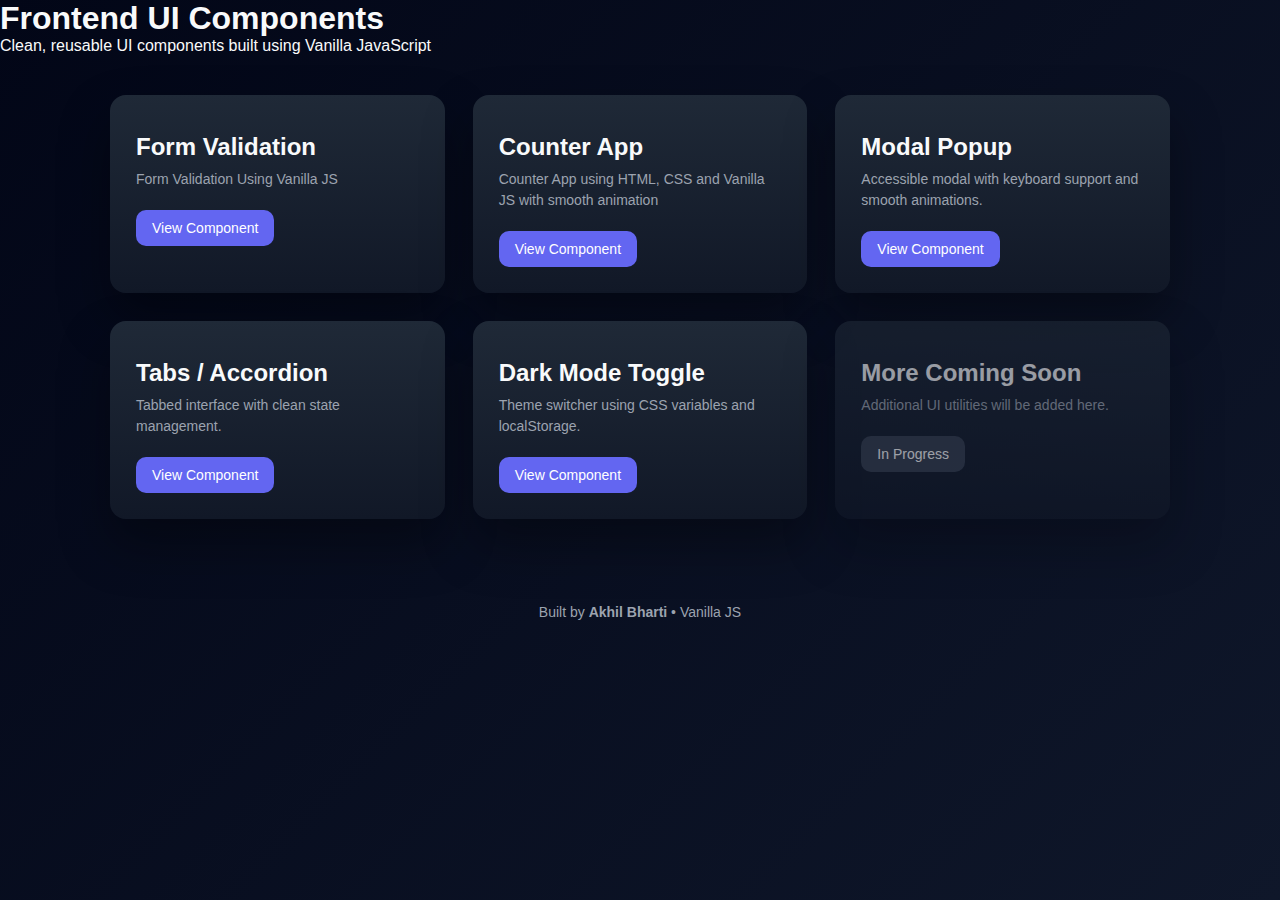
<file: index.html>
<!DOCTYPE html>
<html lang="en">
<head>
  <meta charset="UTF-8" />
  <meta name="viewport" content="width=device-width, initial-scale=1.0"/>
  <title>Frontend UI Components</title>
  <link rel="stylesheet" href="style.css" />
</head>
<body>

  <header>
    <h1>Frontend UI Components</h1>
    <p>Clean, reusable UI components built using Vanilla JavaScript</p>
  </header>

  <main class="grid">

    <div class="card">
      <h2>Form Validation</h2>
      <p>Form Validation Using Vanilla JS</p>
      <a href="./utilities/Form-Validation/index.html" class="btn">View Component</a>
    </div>

    <div class="card">
      <h2>Counter App</h2>
      <p>Counter App using HTML, CSS and Vanilla JS with smooth animation</p>
      <a href="./utilities/Counter-App/index.html" class="btn">View Component</a>
    </div>

    <div class="card">
      <h2>Modal Popup</h2>
      <p>Accessible modal with keyboard support and smooth animations.</p>
      <a href="./utilities/Modal PopUp/index.html" class="btn">View Component</a>
    </div>

    <div class="card">
      <h2>Tabs / Accordion</h2>
      <p>Tabbed interface with clean state management.</p>
      <a href="./utilities/Accordion/index.html" class="btn">View Component</a>
    </div>

    <div class="card">
      <h2>Dark Mode Toggle</h2>
      <p>Theme switcher using CSS variables and localStorage.</p>
      <a href="./utilities/Dark Mode Toggle/index.html" class="btn">View Component</a>
    </div>

    <!-- Future components -->
    <div class="card disabled">
      <h2>More Coming Soon</h2>
      <p>Additional UI utilities will be added here.</p>
      <span class="btn disabled-btn">In Progress</span>
    </div>

  </main>

  <footer>
    <p>Built by <strong>Akhil Bharti</strong> • Vanilla JS</p>
  </footer>

</body>
</html>
</file>
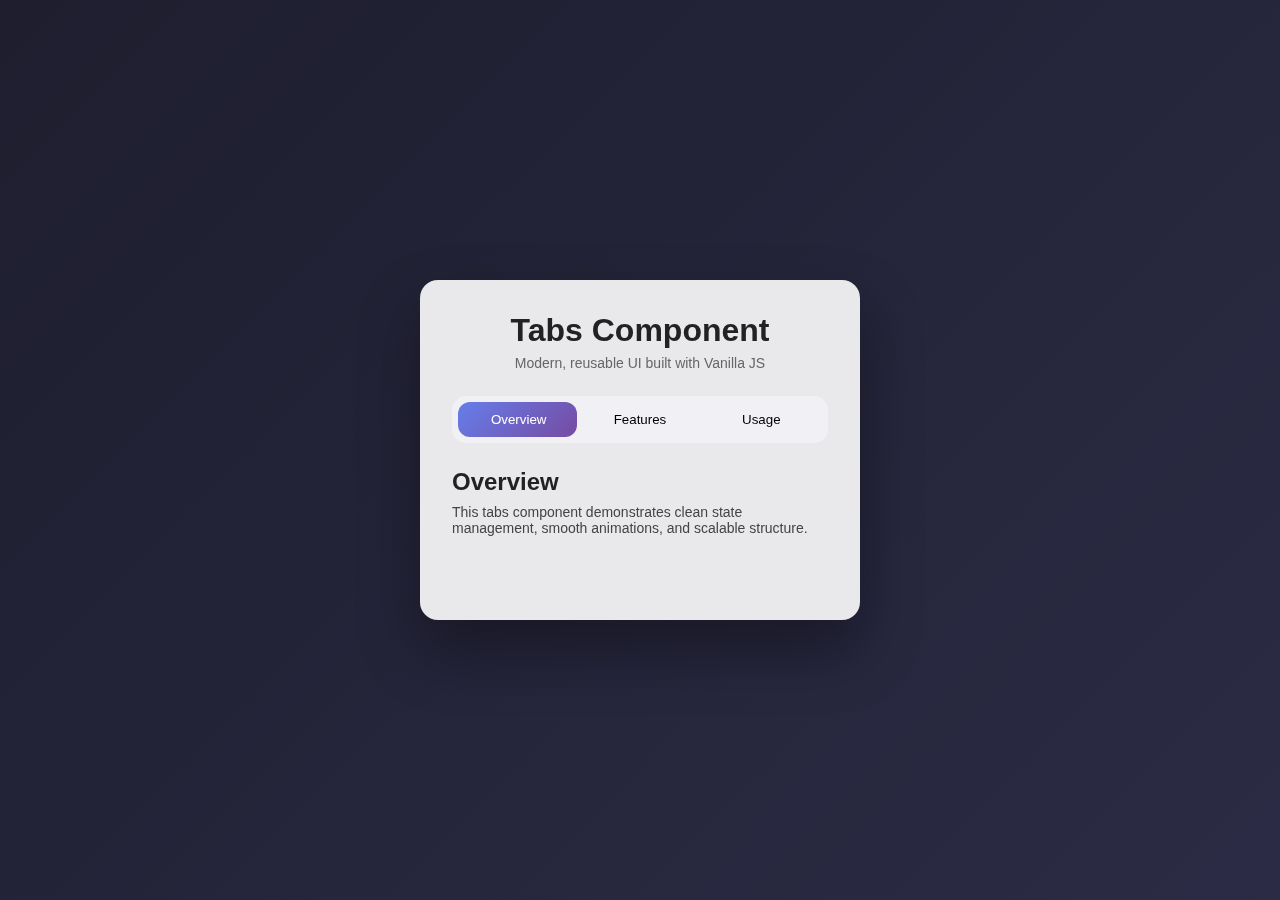
<file: utilities/Accordion/index.html>
<!DOCTYPE html>
<html lang="en">
<head>
  <meta charset="UTF-8" />
  <meta name="viewport" content="width=device-width, initial-scale=1.0"/>
  <title>Tabs Component</title>
  <link rel="stylesheet" href="style.css" />
</head>
<body>

  <div class="tabs-card">
    <h1>Tabs Component</h1>
    <p class="subtitle">Modern, reusable UI built with Vanilla JS</p>

    <div class="tabs">
      <span class="indicator"></span>
      <button class="tab active" data-tab="1">Overview</button>
      <button class="tab" data-tab="2">Features</button>
      <button class="tab" data-tab="3">Usage</button>
    </div>

    <div class="contents">
      <div class="content active" data-content="1">
        <h2>Overview</h2>
        <p>
          This tabs component demonstrates clean state management,
          smooth animations, and scalable structure.
        </p>
      </div>

      <div class="content" data-content="2">
        <h2>Features</h2>
        <ul>
          <li>Single active tab</li>
          <li>Animated indicator</li>
          <li>Minimal JavaScript</li>
        </ul>
      </div>

      <div class="content" data-content="3">
        <h2>Usage</h2>
        <p>
          Easily integrate this component into dashboards,
          settings panels, or product pages.
        </p>
      </div>
    </div>
  </div>

  <script src="script.js"></script>
</body>
</html>
</file>
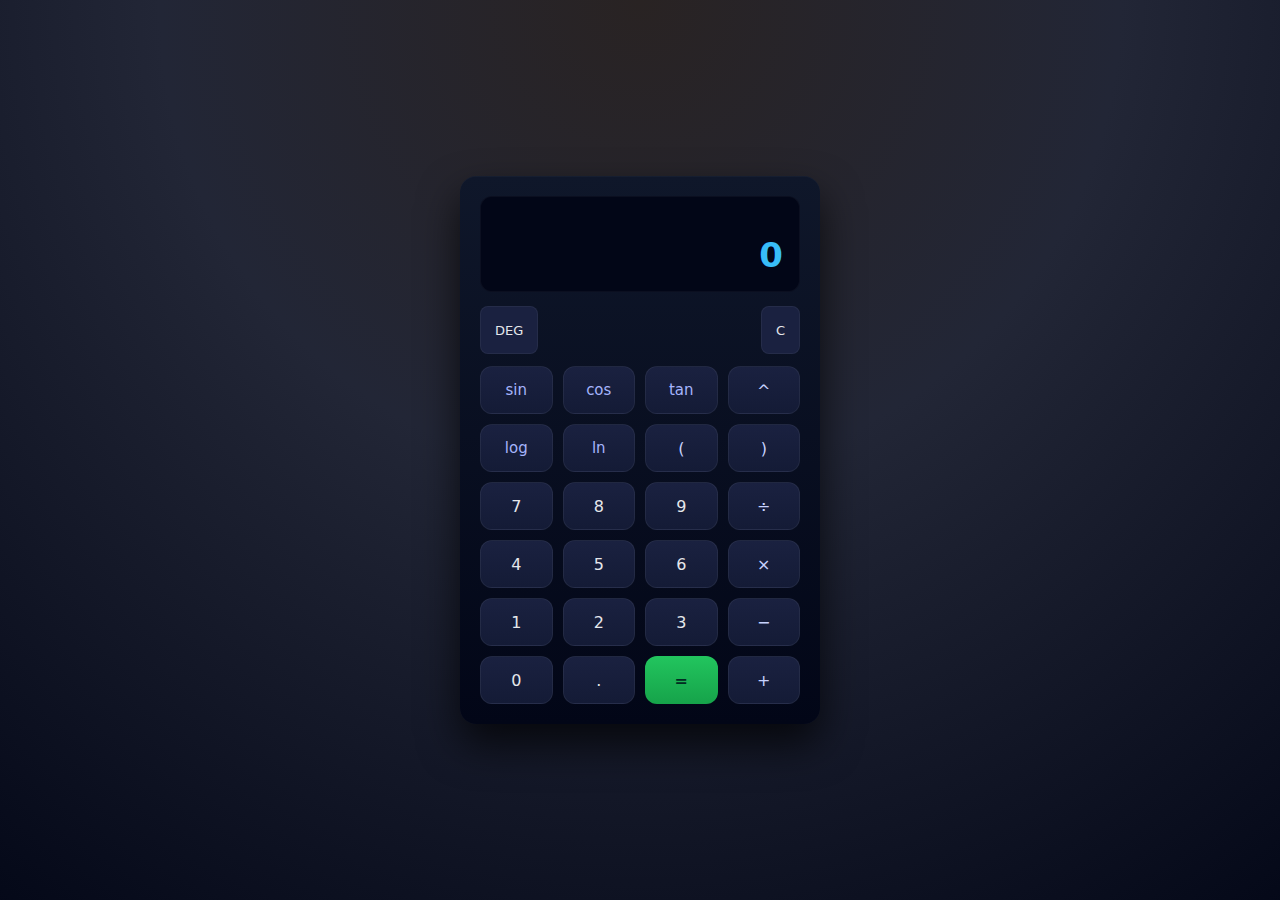
<file: utilities/Calculator/index.html>
<!DOCTYPE html>
<html lang="en">
<head>
  <meta charset="UTF-8" />
  <title>Scientific Calculator</title>
  <meta name="viewport" content="width=device-width, initial-scale=1.0"/>
  <link rel="stylesheet" href="style.css">
</head>
<body>

<div class="calculator">
  <div class="display">
    <div id="expression"></div>
    <div id="result">0</div>
  </div>

  <div class="top">
    <button id="angleBtn">DEG</button>
    <button id="clearBtn">C</button>
  </div>

  <div class="keys">
    <button data-fn="sin">sin</button>
    <button data-fn="cos">cos</button>
    <button data-fn="tan">tan</button>
    <button data-op="^">^</button>

    <button data-fn="log">log</button>
    <button data-fn="ln">ln</button>
    <button data-op="(">(</button>
    <button data-op=")">)</button>

    <button data-num="7">7</button>
    <button data-num="8">8</button>
    <button data-num="9">9</button>
    <button data-op="/">÷</button>

    <button data-num="4">4</button>
    <button data-num="5">5</button>
    <button data-num="6">6</button>
    <button data-op="*">×</button>

    <button data-num="1">1</button>
    <button data-num="2">2</button>
    <button data-num="3">3</button>
    <button data-op="-">−</button>

    <button data-num="0">0</button>
    <button data-num=".">.</button>
    <button id="equals">=</button>
    <button data-op="+">+</button>
  </div>
</div>

<script src="script.js"></script>
</body>
</html>
</file>
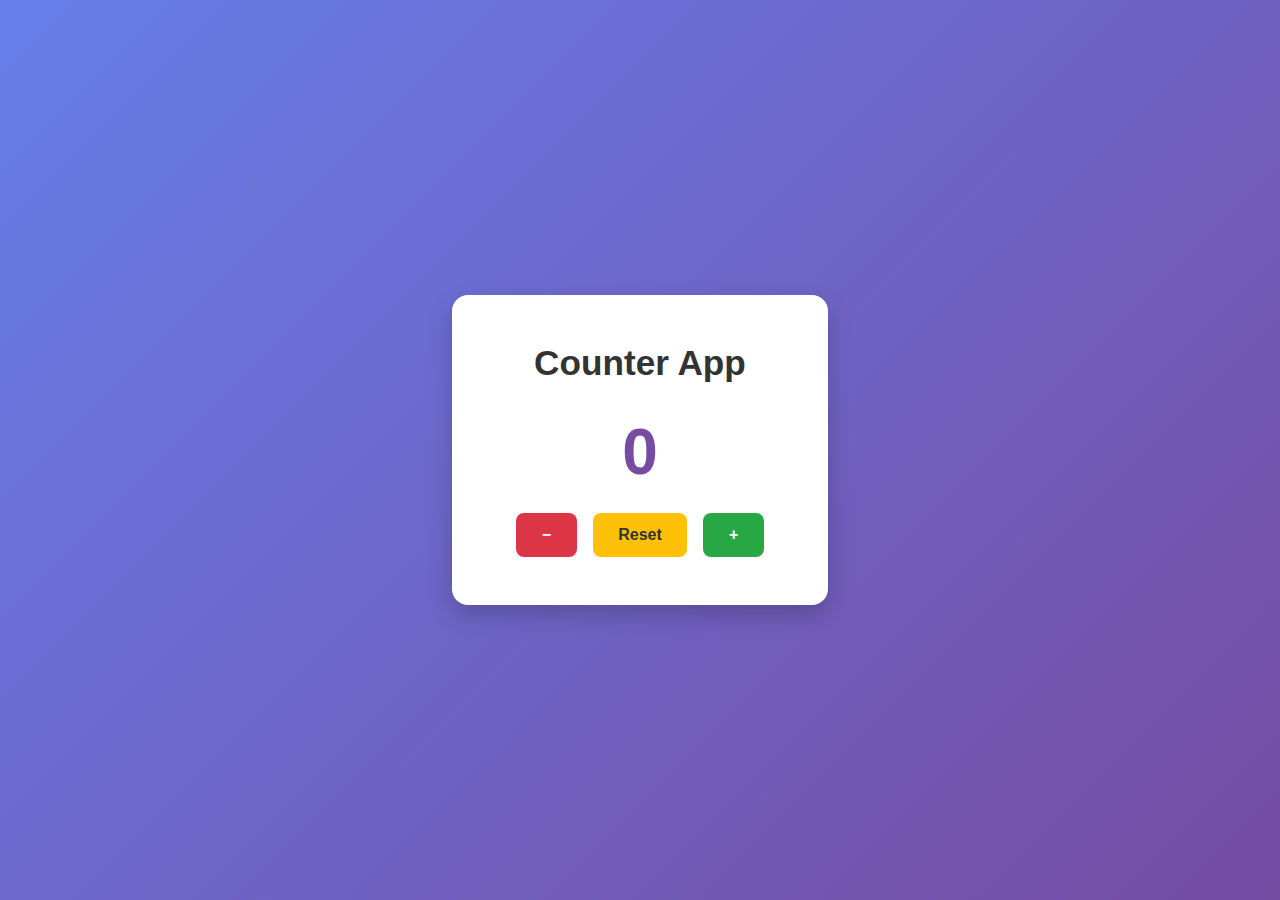
<file: utilities/Counter-App/index.html>
<!DOCTYPE html>
<html lang="en">
  <head>
    <meta charset="UTF-8" />
    <meta name="viewport" content="width=device-width, initial-scale=1.0" />
    <title>Counter App</title>
    <style>
      * {
        margin: 0;
        padding: 0;
        box-sizing: border-box;
        font-family: "Poppins", sans-serif;
      }

      body {
        height: 100vh;
        display: flex;
        align-items: center;
        justify-content: center;
        background: linear-gradient(135deg, #667eea, #764ba2);
      }

      .container {
        background: #fff;
        padding: 3rem 4rem;
        border-radius: 1rem;
        text-align: center;
        box-shadow: 0 10px 25px rgba(0, 0, 0, 0.2);
        transition: transform 0.3s ease;
      }

      .container:hover {
        transform: translateY(-5px);
      }

      h1 {
        font-size: 2.2rem;
        color: #333;
        margin-bottom: 2rem;
      }

      .counter-value {
        font-size: 4rem;
        font-weight: bold;
        color: #764ba2;
        margin-bottom: 1.5rem;
        transition: all 0.2s ease;
      }

      .btn-group {
        display: flex;
        gap: 1rem;
        justify-content: center;
      }

      button {
        padding: 0.8rem 1.6rem;
        font-size: 1rem;
        font-weight: 600;
        border: none;
        border-radius: 8px;
        cursor: pointer;
        transition: all 0.2s ease;
      }

      .increment {
        background: #28a745;
        color: white;
      }

      .decrement {
        background: #dc3545;
        color: white;
      }

      .reset {
        background: #ffc107;
        color: #333;
      }

      button:hover {
        opacity: 0.85;
        transform: scale(1.05);
      }

      .disabled {
        opacity: 0.5;
        cursor: not-allowed;
        transform: none;
      }
    </style>
  </head>
  <body>
    <div class="container">
      <h1>Counter App</h1>
      <div class="counter-value" id="counter">0</div>

      <div class="btn-group">
        <button class="decrement" id="decrement">−</button>
        <button class="reset" id="reset">Reset</button>
        <button class="increment" id="increment">+</button>
      </div>
    </div>

    <script src="script.js">
      
    </script>
  </body>
</html>
</file>
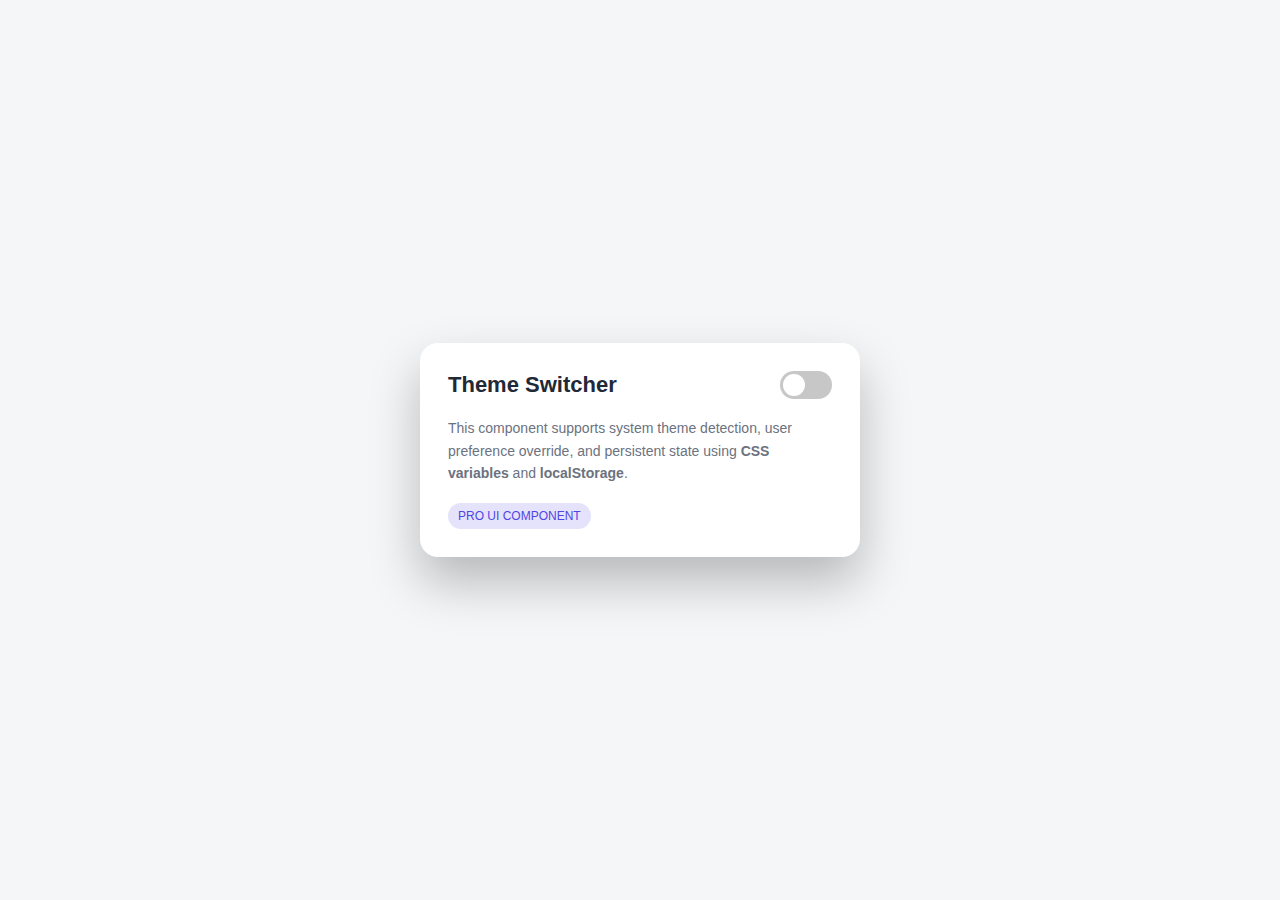
<file: utilities/Dark Mode Toggle/index.html>
<!DOCTYPE html>
<html lang="en">
<head>
  <meta charset="UTF-8" />
  <meta name="viewport" content="width=device-width, initial-scale=1.0"/>
  <title>Dark Mode Toggle</title>
  <link rel="stylesheet" href="style.css" />
</head>
<body>

  <div class="card">
    <div class="top">
      <h1>Theme Switcher</h1>

      <!-- Toggle Switch -->
      <label class="switch">
        <input type="checkbox" id="themeToggle" />
        <span class="slider"></span>
      </label>
    </div>

    <p>
      This component supports system theme detection, user preference override,
      and persistent state using <strong>CSS variables</strong> and
      <strong>localStorage</strong>.
    </p>

    <div class="badge">PRO UI COMPONENT</div>
  </div>

  <script src="script.js"></script>
</body>
</html>
</file>
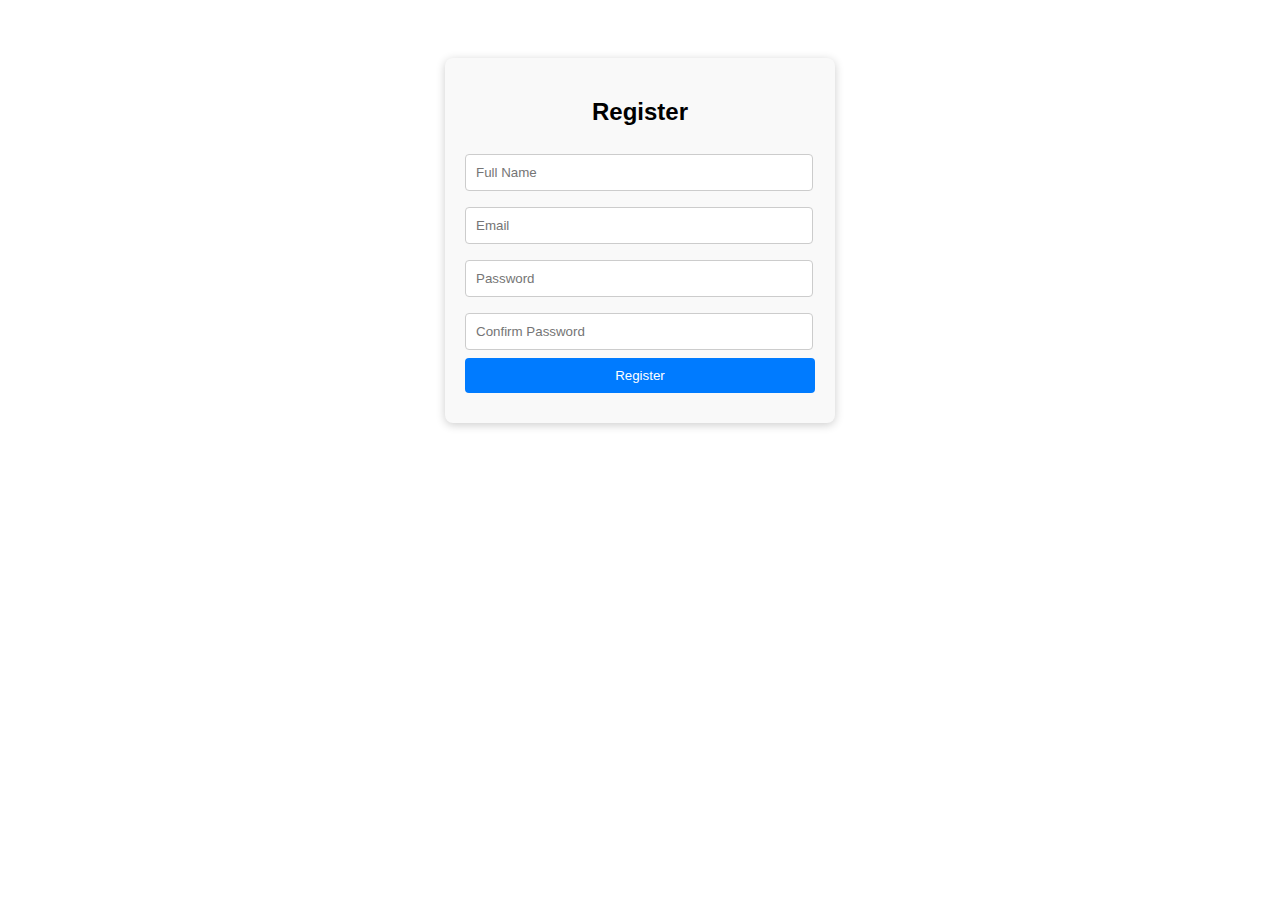
<file: utilities/Form-Validation/index.html>
<!DOCTYPE html>
<html lang="en">
  <head>
    <meta charset="UTF-8" />
    <meta name="viewport" content="width=device-width, initial-scale=1.0" />
    <title>Form Validation</title>
    <style>
      body {
        font-family: Arial;
        display: flex;
        justify-content: center;
        padding: 50px;
      }
      form {
        background: #f9f9f9;
        padding: 20px;
        border-radius: 8px;
        width: 350px;
        box-shadow: 0 2px 10px rgba(0, 0, 0, 0.2);
      }
      input {
        width: 93%;
        padding: 10px;
        margin: 8px 0;
        border-radius: 4px;
        border: 1px solid #ccc;
      }
      input.valid {
        border-color: green;
      }
      input.invalid {
        border-color: red;
      }
      .error {
        color: red;
        font-size: 0.9em;
      }
      .success {
        color: green;
        font-size: 1em;
        text-align: center;
        margin-top: 10px;
      }
      button {
        width: 100%;
        padding: 10px;
        background: #007bff;
        color: #fff;
        border: none;
        border-radius: 4px;
        cursor: pointer;
      }
      button:hover {
        background: #0056b3;
      }
    </style>
  </head>
  <body>
    <form id="form" novalidate>
      <h2 style="text-align: center">Register</h2>
      <input type="text" id="name" placeholder="Full Name" />
      <div class="error" id="nameError"></div>

      <input type="email" name="email" id="email" placeholder="Email" />
      <div class="error" id="emailError"></div>

      <input
        type="password"
        name="password"
        id="password"
        placeholder="Password"
      />
      <div class="error" id="passwordError"></div>

      <input
        type="password"
        name="confirm"
        id="confirm"
        placeholder="Confirm Password"
      />
      <div class="error" id="confirmError"></div>

      <button type="submit">Register</button>
      <div class="success" id="successMsg"></div>
    </form>

    <script src="script.js"></script>
  </body>
</html>
</file>
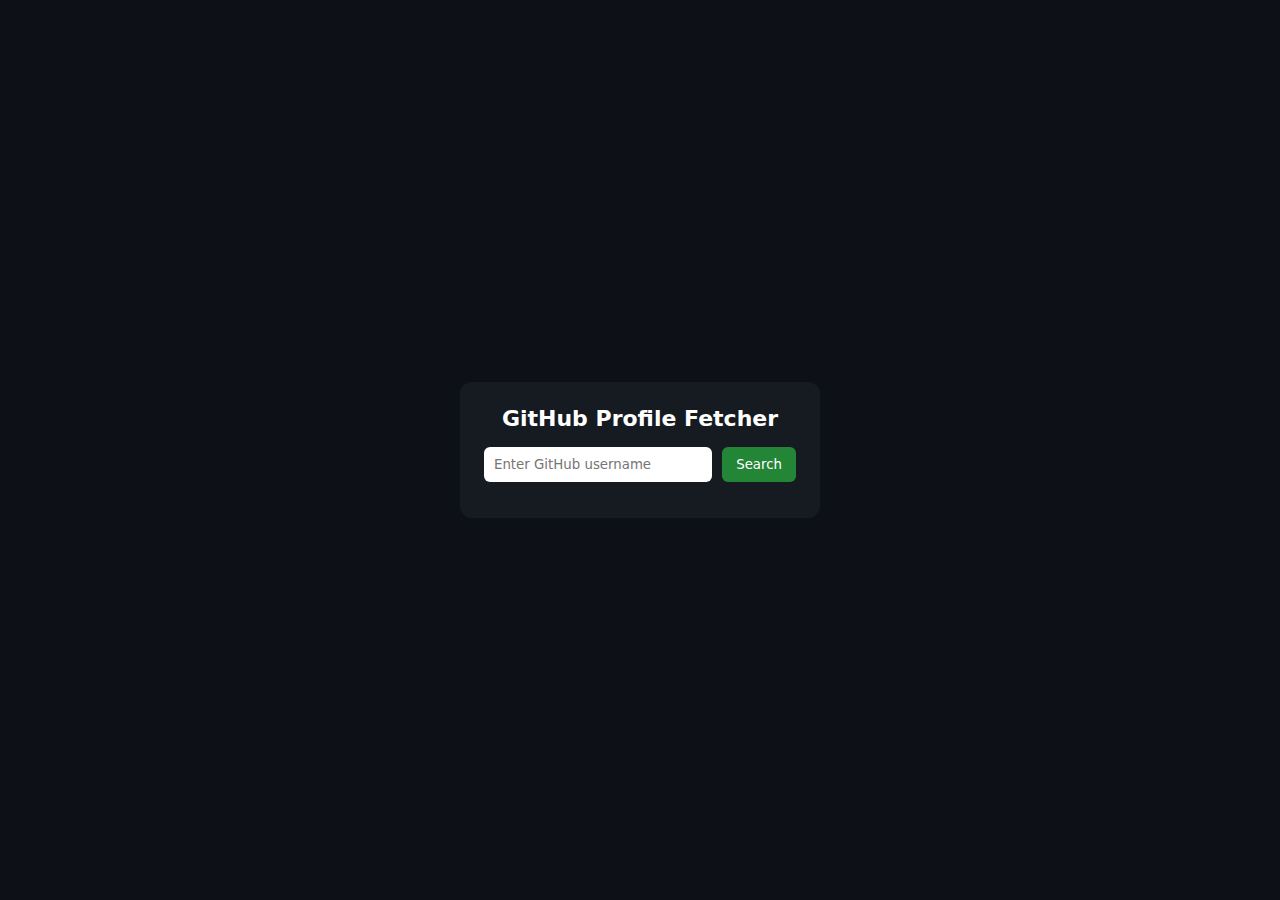
<file: utilities/GitHub-Profile-Fetcher/index.html>
<!DOCTYPE html>
<html lang="en">
<head>
  <meta charset="UTF-8" />
  <meta name="viewport" content="width=device-width, initial-scale=1.0" />
  <title>GitHub Profile Fetcher</title>
  <link rel="stylesheet" href="style.css" />
</head>
<body>

  <main class="container">
    <h1>GitHub Profile Fetcher</h1>

    <section class="search-box">
      <input 
        type="text" 
        id="username" 
        placeholder="Enter GitHub username" 
        aria-label="GitHub Username"
      />
      <button id="searchBtn">Search</button>
    </section>

    <p id="error" role="alert"></p>

    <section id="profile"></section>
  </main>

  <script src="script.js"></script>
</body>
</html>
</file>
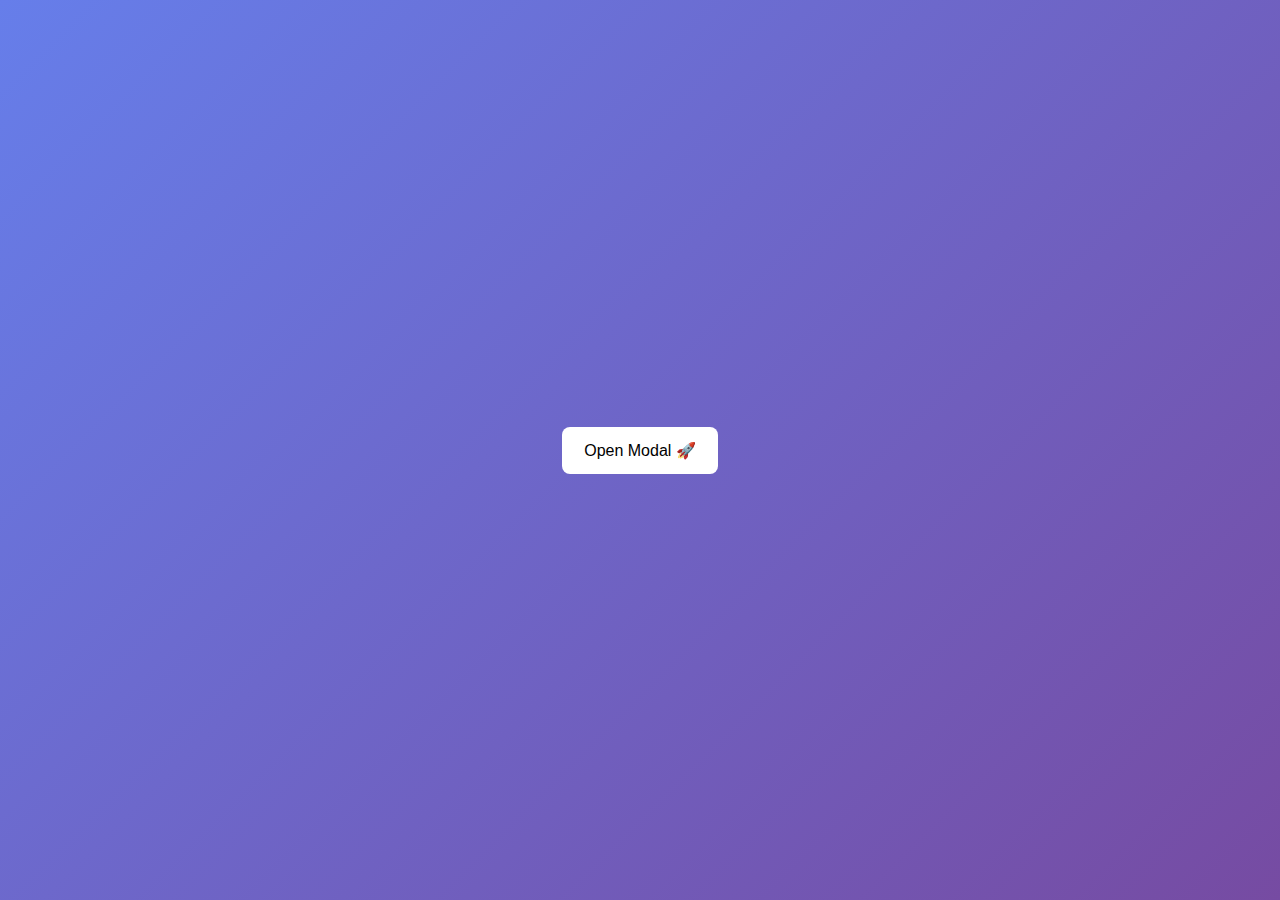
<file: utilities/Modal PopUp/index.html>
<!DOCTYPE html>
<html lang="en">
<head>
  <meta charset="UTF-8" />
  <meta name="viewport" content="width=device-width, initial-scale=1.0"/>
  <title>Modern Modal Popup</title>
  <link rel="stylesheet" href="style.css" />
</head>
<body>

  <button id="openModalBtn" class="primary-btn">
    Open Modal 🚀
  </button>

  <!-- Overlay -->
  <div class="overlay" id="overlay" aria-hidden="true">
    <!-- Modal -->
    <div class="modal" role="dialog" aria-modal="true">
      <h2>Welcome 👋</h2>
      <p>
        This modal is built using pure HTML, CSS & JavaScript with accessibility
        and clean UI in mind.
      </p>
      <button id="closeModalBtn" class="secondary-btn">
        Close
      </button>
    </div>
  </div>

  <script src="script.js"></script>
</body>
</html>
</file>
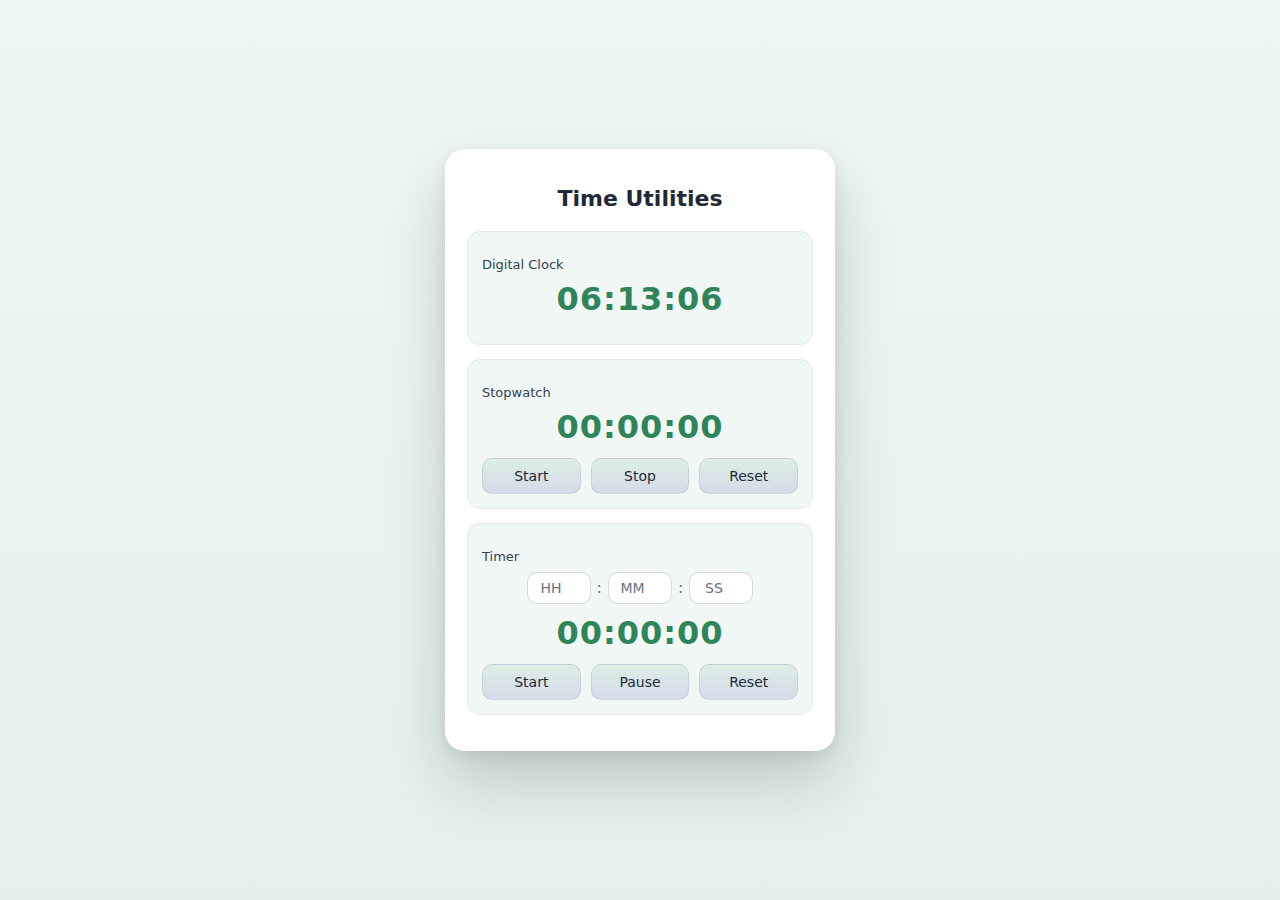
<file: utilities/Timer-Utilities/index.html>
<!DOCTYPE html>
<html lang="en">
  <head>
    <meta charset="UTF-8" />
    <title>Time Utilities</title>
    <meta name="viewport" content="width=device-width, initial-scale=1.0" />
    <link rel="stylesheet" href="style.css" />
  </head>
  <body>
    <div class="app">
      <h1>Time Utilities</h1>

      <!-- DIGITAL CLOCK -->
      <section class="card">
        <h2>Digital Clock</h2>
        <div id="clock" class="time-display">00:00:00</div>
      </section>

      <!-- STOPWATCH -->
      <section class="card">
        <h2>Stopwatch</h2>
        <div id="stopwatch" class="time-display">00:00:00</div>
        <div class="controls">
          <button id="swStart">Start</button>
          <button id="swStop">Stop</button>
          <button id="swReset">Reset</button>
        </div>
      </section>

      <!-- TIMER -->
      <section class="card">
        <h2>Timer</h2>

        <div class="timer-inputs">
          <input type="number" id="hrInput" placeholder="HH" min="0" />
          <span>:</span>
          <input type="number" id="minInput" placeholder="MM" min="0" />
          <span>:</span>
          <input
            type="number"
            id="secInput"
            placeholder="SS"
            min="0"
            max="59"
          />
        </div>

        <div id="timer" class="time-display">00:00:00</div>

        <div class="controls">
          <button id="tStart">Start</button>
          <button id="tPause">Pause</button>
          <button id="tReset">Reset</button>
        </div>
      </section>
    </div>

    <script src="script.js"></script>
  </body>
</html>
</file>
<file: style.css>
/* =====================
   DESIGN TOKENS
===================== */
:root {
  --bg: #0f172a;
  --surface: #111827;
  --card: #1f2937;
  --text: #f9fafb;
  --muted: #9ca3af;
  --accent: #6366f1;
  --radius: 16px;
}

/* =====================
   RESET
===================== */
* {
  margin: 0;
  padding: 0;
  box-sizing: border-box;
  font-family: "Inter", "Segoe UI", sans-serif;
}

body {
  background: linear-gradient(135deg, #020617, #0f172a);
  color: var(--text);
  min-height: 100vh;
}

/* =====================
   HERO
===================== */
.hero {
  text-align: center;
  padding: 70px 20px 50px;
}

.hero h1 {
  font-size: 42px;
  margin-bottom: 12px;
}

.hero p {
  max-width: 640px;
  margin: auto;
  font-size: 16px;
  color: var(--muted);
}

/* =====================
   GRID
===================== */
.grid {
  max-width: 1100px;
  margin: auto;
  padding: 40px 20px 60px;
  display: grid;
  grid-template-columns: repeat(auto-fit, minmax(260px, 1fr));
  gap: 28px;
}

/* =====================
   CARD
===================== */
.card {
  background: linear-gradient(180deg, var(--card), var(--surface));
  padding: 26px;
  border-radius: var(--radius);
  box-shadow: 0 25px 50px rgba(0,0,0,0.35);
  transition: transform 0.35s ease, box-shadow 0.35s ease;
}

.card:hover {
  transform: translateY(-8px);
  box-shadow: 0 40px 80px rgba(0,0,0,0.5);
}

.card h2 {
  margin: 12px 0 8px;
}

.card p {
  font-size: 14px;
  color: var(--muted);
  margin-bottom: 20px;
  line-height: 1.5;
}

/* =====================
   TAG
===================== */
.tag {
  display: inline-block;
  font-size: 12px;
  padding: 4px 10px;
  border-radius: 999px;
  background: rgba(99,102,241,0.15);
  color: var(--accent);
}

.tag.muted {
  background: rgba(255,255,255,0.1);
  color: var(--muted);
}

/* =====================
   BUTTON
===================== */
.btn {
  display: inline-block;
  padding: 10px 16px;
  border-radius: 10px;
  background: var(--accent);
  color: white;
  text-decoration: none;
  font-size: 14px;
  transition: background 0.3s ease;
}

.btn:hover {
  background: #4f46e5;
}

.disabled {
  opacity: 0.6;
}

.disabled-btn {
  background: #374151;
  cursor: not-allowed;
}

/* =====================
   FOOTER
===================== */
footer {
  text-align: center;
  padding: 25px;
  font-size: 14px;
  color: var(--muted);
}

/* :end */
</file>
<file: utilities/Accordion/style.css>
* {
  margin: 0;
  padding: 0;
  box-sizing: border-box;
  font-family: "Segoe UI", sans-serif;
}

body {
  min-height: 100vh;
  background: linear-gradient(135deg, #1e1e2f, #2b2b45);
  display: flex;
  justify-content: center;
  align-items: center;
  color: #222;
}

/* Card */
.tabs-card {
  width: 440px;
  padding: 32px;
  border-radius: 18px;
  background: rgba(255, 255, 255, 0.9);
  backdrop-filter: blur(10px);
  box-shadow: 0 30px 60px rgba(0,0,0,0.35);
}

.tabs-card h1 {
  text-align: center;
  margin-bottom: 6px;
}

.subtitle {
  text-align: center;
  font-size: 14px;
  color: #666;
  margin-bottom: 25px;
}

/* Tabs */
.tabs {
  position: relative;
  display: flex;
  background: #f1f1f5;
  padding: 6px;
  border-radius: 14px;
  margin-bottom: 25px;
}

.tab {
  flex: 1;
  border: none;
  background: transparent;
  padding: 10px;
  cursor: pointer;
  z-index: 1;
  font-weight: 500;
  transition: color 0.3s ease;
}

.tab.active {
  color: white;
}

/* Sliding indicator */
.indicator {
  position: absolute;
  top: 6px;
  left: 6px;
  width: calc(33.333% - 6px);
  height: calc(100% - 12px);
  background: linear-gradient(135deg, #667eea, #764ba2);
  border-radius: 12px;
  transition: transform 0.35s ease;
}

/* Content */
.contents {
  min-height: 120px;
}

.content {
  display: none;
  animation: fadeUp 0.35s ease;
}

.content.active {
  display: block;
}

.content h2 {
  margin-bottom: 8px;
}

.content p,
.content li {
  font-size: 14px;
  color: #444;
}

.content ul {
  padding-left: 18px;
}

/* Animation */
@keyframes fadeUp {
  from {
    opacity: 0;
    transform: translateY(8px);
  }
  to {
    opacity: 1;
    transform: translateY(0);
  }
}
</file>
<file: utilities/Calculator/style.css>
:root {
  --bg-main: #0b0f19;
  --bg-panel: #0f1629;
  --bg-key: #1a2140;
  --bg-key-hover: #222b55;
  --bg-accent: #2563eb;
  --bg-equals: #22c55e;

  --text-primary: #e5e7eb;
  --text-secondary: #94a3b8;
  --text-accent: #38bdf8;

  --radius-lg: 16px;
  --radius-md: 12px;
  --radius-sm: 8px;
}

* {
  box-sizing: border-box;
  font-family: Inter, system-ui, -apple-system, BlinkMacSystemFont, sans-serif;
}

body {
  margin: 0;
  height: 100vh;
  background: radial-gradient(1200px circle at top, #292323 0%, #222636 40%, #000414 100%);
  display: flex;
  align-items: center;
  justify-content: center;
}

/* ---------------- CONTAINER ---------------- */

.calculator {
  width: 360px;
  background: linear-gradient(180deg, #0f172a, #020617);
  border-radius: var(--radius-lg);
  padding: 20px;
  box-shadow:
    0 20px 40px rgba(0, 0, 0, 0.7),
    inset 0 1px 0 rgba(255, 255, 255, 0.03);
}

/* ---------------- DISPLAY ---------------- */

.display {
  background: linear-gradient(180deg, #020617, #020617);
  border-radius: var(--radius-md);
  padding: 16px;
  margin-bottom: 14px;
  text-align: right;
  border: 1px solid rgba(255, 255, 255, 0.04);
}

#expression {
  font-size: 14px;
  color: var(--text-secondary);
  min-height: 18px;
  letter-spacing: 0.3px;
}

#result {
  font-size: 34px;
  font-weight: 600;
  color: var(--text-accent);
  margin-top: 4px;
}

/* ---------------- TOP BAR ---------------- */

.top {
  display: flex;
  justify-content: space-between;
  margin-bottom: 12px;
}

.top button {
  background: var(--bg-key);
  color: var(--text-primary);
  border: 1px solid rgba(255, 255, 255, 0.05);
  padding: 6px 14px;
  border-radius: var(--radius-sm);
  cursor: pointer;
  font-size: 13px;
}

.top button:hover {
  background: var(--bg-key-hover);
}

/* ---------------- KEYS GRID ---------------- */

.keys {
  display: grid;
  grid-template-columns: repeat(4, 1fr);
  gap: 10px;
}

/* ---------------- BUTTONS ---------------- */

button {
  height: 48px;
  background: linear-gradient(180deg, var(--bg-key), #141b36);
  color: var(--text-primary);
  border: 1px solid rgba(255, 255, 255, 0.06);
  border-radius: var(--radius-md);
  font-size: 16px;
  cursor: pointer;
  transition: all 0.12s ease;
}

button:hover {
  background: linear-gradient(180deg, var(--bg-key-hover), #1c2450);
}

button:active {
  transform: translateY(1px);
}

/* ---------------- SPECIAL KEYS ---------------- */

[data-op] {
  color: #c7d2fe;
}

[data-fn] {
  color: #a5b4fc;
  font-size: 15px;
}

#equals {
  background: linear-gradient(180deg, var(--bg-equals), #16a34a);
  color: #022c22;
  font-weight: 600;
  border: none;
}

#equals:hover {
  filter: brightness(1.05);
}

/* ---------------- ACCESSIBILITY ---------------- */

button:focus-visible {
  outline: 2px solid var(--bg-accent);
  outline-offset: 2px;
}
</file>
<file: utilities/Dark Mode Toggle/style.css>
/* =====================
   DESIGN TOKENS
===================== */
:root {
  --bg: #f4f6f8;
  --card: #ffffff;
  --text: #1f2937;
  --muted: #6b7280;
  --accent: #4f46e5;
}

[data-theme="dark"] {
  --bg: #0f172a;
  --card: #1e293b;
  --text: #f8fafc;
  --muted: #94a3b8;
  --accent: #38bdf8;
}

/* =====================
   BASE
===================== */
* {
  margin: 0;
  padding: 0;
  box-sizing: border-box;
  font-family: "Inter", "Segoe UI", sans-serif;
}

body {
  min-height: 100vh;
  background: var(--bg);
  color: var(--text);
  display: flex;
  align-items: center;
  justify-content: center;
  transition: background 0.35s ease, color 0.35s ease;
}

/* =====================
   CARD
===================== */
.card {
  width: 440px;
  background: var(--card);
  padding: 28px;
  border-radius: 18px;
  box-shadow: 0 25px 50px rgba(0,0,0,0.25);
  transition: background 0.35s ease;
}

.top {
  display: flex;
  justify-content: space-between;
  align-items: center;
  margin-bottom: 18px;
}

h1 {
  font-size: 22px;
}

/* =====================
   TOGGLE SWITCH
===================== */
.switch {
  position: relative;
  width: 52px;
  height: 28px;
}

.switch input {
  opacity: 0;
  width: 0;
  height: 0;
}

.slider {
  position: absolute;
  inset: 0;
  background: #c7c7c7;
  border-radius: 999px;
  cursor: pointer;
  transition: background 0.3s ease;
}

.slider::before {
  content: "";
  position: absolute;
  height: 22px;
  width: 22px;
  left: 3px;
  top: 3px;
  background: white;
  border-radius: 50%;
  transition: transform 0.3s ease;
}

input:checked + .slider {
  background: var(--accent);
}

input:checked + .slider::before {
  transform: translateX(24px);
}

/* =====================
   TEXT
===================== */
p {
  font-size: 14px;
  color: var(--muted);
  line-height: 1.6;
}

.badge {
  margin-top: 18px;
  display: inline-block;
  padding: 6px 10px;
  font-size: 12px;
  border-radius: 999px;
  background: rgba(79,70,229,0.15);
  color: var(--accent);
}
</file>
<file: utilities/GitHub-Profile-Fetcher/style.css>
* {
  margin: 0;
  padding: 0;
  box-sizing: border-box;
  font-family: system-ui, sans-serif;
}

body {
  background: #0d1117;
  color: #ffffff;
  min-height: 100vh;
  display: flex;
  justify-content: center;
  align-items: center;
}

.container {
  width: 360px;
  background: #161b22;
  padding: 24px;
  border-radius: 12px;
  text-align: center;
}

h1 {
  margin-bottom: 16px;
  font-size: 22px;
}

.search-box {
  display: flex;
  gap: 10px;
}

input {
  flex: 1;
  padding: 10px;
  border-radius: 6px;
  border: none;
  outline: none;
}

button {
  padding: 10px 14px;
  border-radius: 6px;
  border: none;
  background: #238636;
  color: #fff;
  cursor: pointer;
}

button:hover {
  background: #2ea043;
}

#error {
  margin-top: 12px;
  color: #ff7b72;
}

#profile {
  margin-top: 20px;
  padding: 16px;
  border-radius: 10px;
  background: #0d1117;
  display: none;
}

#profile img {
  width: 110px;
  border-radius: 50%;
  margin-bottom: 10px;
}

.stats {
  display: flex;
  justify-content: space-between;
  margin: 12px 0;
  font-size: 14px;
}

a {
  color: #58a6ff;
  text-decoration: none;
}
</file>
<file: utilities/Modal PopUp/style.css>
* {
  margin: 0;
  padding: 0;
  box-sizing: border-box;
  font-family: "Segoe UI", sans-serif;
}

body {
  height: 100vh;
  background: linear-gradient(135deg, #667eea, #764ba2);
  display: flex;
  justify-content: center;
  align-items: center;
  overflow-x: hidden;
}

/* Buttons */
.primary-btn {
  padding: 14px 22px;
  font-size: 16px;
  background: white;
  border: none;
  border-radius: 8px;
  cursor: pointer;
  transition: 0.3s ease;
}

.primary-btn:hover {
  transform: scale(1.05);
}

.secondary-btn {
  padding: 8px 16px;
  background: #667eea;
  color: white;
  border: none;
  border-radius: 6px;
  cursor: pointer;
}

/* Overlay */
.overlay {
  position: fixed;
  inset: 0;
  background: rgba(0,0,0,0.55);
  display: flex;
  justify-content: center;
  align-items: center;
  opacity: 0;
  pointer-events: none;
  transition: opacity 0.3s ease;
}

/* Active */
.overlay.active {
  opacity: 1;
  pointer-events: all;
}

/* Modal */
.modal {
  background: rgba(255,255,255,0.9);
  backdrop-filter: blur(10px);
  padding: 25px;
  width: 340px;
  border-radius: 12px;
  text-align: center;
  transform: scale(0.8);
  opacity: 0;
  transition: all 0.3s ease;
}

.overlay.active .modal {
  transform: scale(1);
  opacity: 1;
}

.modal h2 {
  margin-bottom: 10px;
}

.modal p {
  font-size: 14px;
  margin-bottom: 20px;
  color: #444;
}
</file>
<file: utilities/Timer-Utilities/style.css>
:root {
  /* ===== BACKGROUND ===== */
  --bg-main: #eef6f1;
  --bg-main-gradient: #e3f0e9;

  /* ===== APP SURFACE ===== */
  --bg-app: #ffffff;
  --bg-card: #f0f7f4;
  --bg-input: #ffffff;
  --bg-button: #dceee5;
  --bg-button-hover: #cfe6da;

  /* ===== ACCENTS ===== */
  --accent-primary: #2f855a;
  --accent-success: #38a169;
  --accent-warning: #dd6b20;

  /* ===== TEXT ===== */
  --text-primary: #1f2937;
  --text-secondary: #374151;
  --text-muted: #6b7280;

  /* ===== RADIUS ===== */
  --radius-lg: 20px;
  --radius-md: 14px;
  --radius-sm: 10px;
}

* {
  box-sizing: border-box;
  font-family: Inter, system-ui, -apple-system, BlinkMacSystemFont, sans-serif;
}

body {
  margin: 0;
  height: 100vh;
  background: linear-gradient(
    180deg,
    var(--bg-main) 0%,
    var(--bg-main-gradient) 100%
  );
  display: flex;
  align-items: center;
  justify-content: center;
  color: var(--text-primary);
}

/* ===================== APP ===================== */

.app {
  width: 390px;
  background: var(--bg-app);
  padding: 22px;
  border-radius: var(--radius-lg);

  /* REAL CONTRAST */
  box-shadow: 0 30px 60px rgba(15, 23, 42, 0.18),
    0 6px 14px rgba(15, 23, 42, 0.08);
}

/* ===================== HEADING ===================== */

h1 {
  text-align: center;
  font-size: 22px;
  font-weight: 600;
  margin-bottom: 20px;
  color: var(--text-primary);
}

/* ===================== CARD ===================== */

.card {
  background: var(--bg-card);
  padding: 14px;
  border-radius: var(--radius-md);
  margin-bottom: 14px;
  border: 1px solid rgba(0, 0, 0, 0.05);
}

.card h2 {
  font-size: 13px;
  font-weight: 500;
  color: var(--text-secondary);
  margin-bottom: 8px;
}

/* ===================== TIME DISPLAY ===================== */

.time-display {
  font-size: 32px;
  font-weight: 600;
  text-align: center;
  color: var(--accent-primary);
  margin-bottom: 12px;
  letter-spacing: 1px;
}

/* ===================== CONTROLS ===================== */

.controls {
  display: flex;
  gap: 10px;
}

button {
  flex: 1;
  height: 36px;
  background: linear-gradient(180deg, var(--bg-button), #d4dbea);
  border: 1px solid rgba(0, 0, 0, 0.08);
  border-radius: var(--radius-sm);
  color: var(--text-primary);
  font-size: 14px;
  cursor: pointer;
  transition: all 0.12s ease;
}

button:hover {
  background: linear-gradient(180deg, var(--bg-button-hover), #c3cee2);
}

button:active {
  transform: translateY(1px);
}

/* ===================== TIMER INPUTS ===================== */

.timer-inputs {
  display: flex;
  justify-content: center;
  align-items: center;
  gap: 6px;
  margin-bottom: 10px;
}

.timer-inputs input {
  width: 64px;
  height: 32px;
  text-align: center;
  font-size: 14px;
  border-radius: var(--radius-sm);
  border: 1px solid rgba(0, 0, 0, 0.15);
  background: var(--bg-input);
  color: var(--text-primary);
}

.timer-inputs input::placeholder {
  color: var(--text-muted);
}

.timer-inputs span {
  color: var(--text-muted);
  font-size: 16px;
}

/* ===================== ACCESSIBILITY ===================== */

button:focus-visible,
input:focus-visible {
  outline: 2px solid var(--accent-primary);
  outline-offset: 2px;
}
</file>
